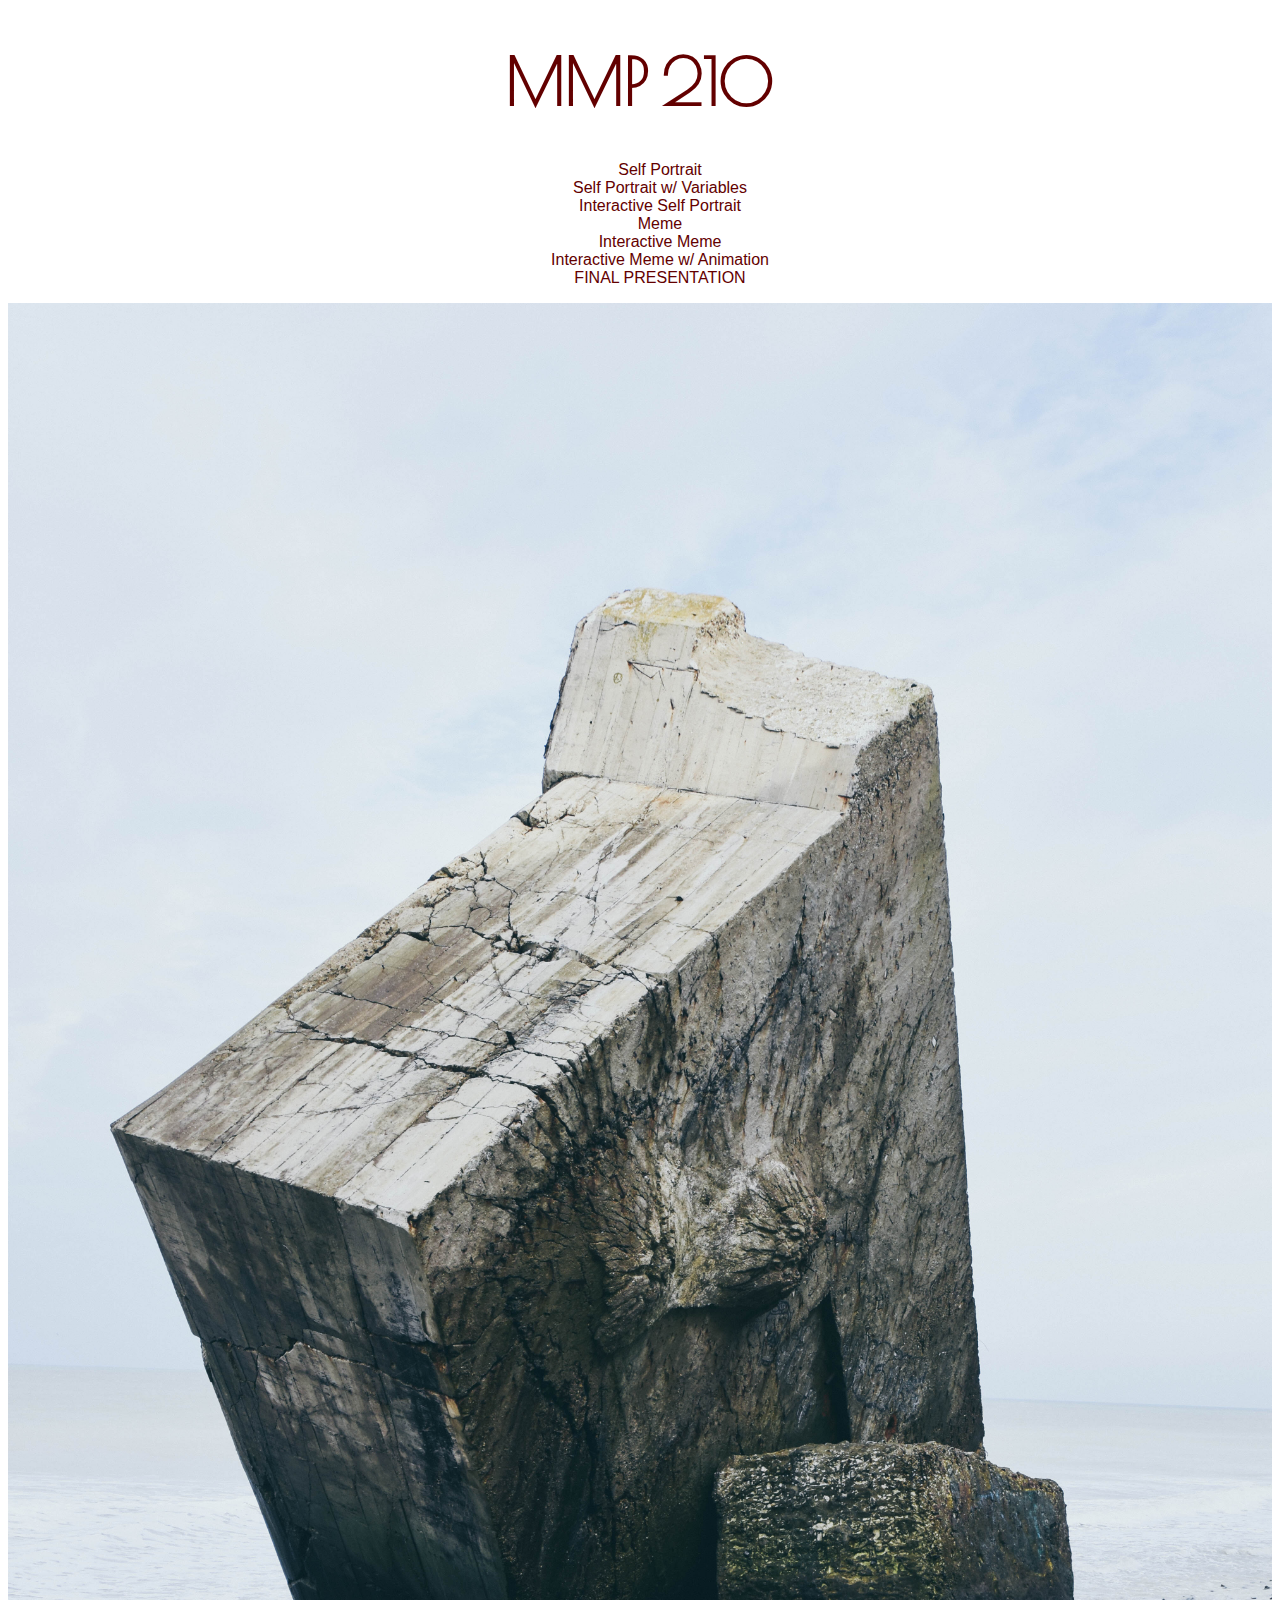
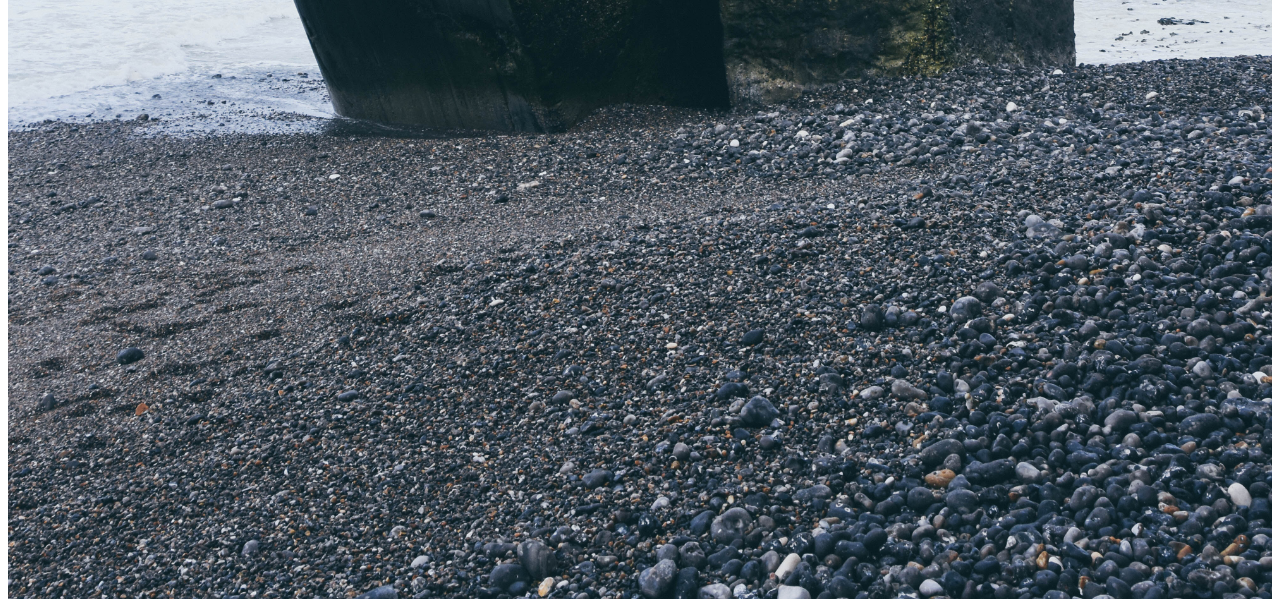
<file: index.html>
<!DOCTYPE HTML>
<html>
    <head>
        <title>Eren Cameron | MMP210</title>
        <link href="https://fonts.googleapis.com/css?family=Poiret+One" rel="stylesheet">
        <link rel="stylesheet" type="text/css" href="main.css">
    </head>
    <body>
        <h1>MMP 210</h1>
        <ul>
            <li><a href="self_portrait/index.html">Self Portrait</a></li>  
            <li><a href="variables/index.html">Self Portrait w/ Variables</a></li>
            <li><a href="interactive/index.html">Interactive Self Portrait</a></li>
            <li><a href="basicmeme/index.html">Meme</a></li>
            <li><a href="meme/index.html">Interactive Meme</a></li>
            <li><a href="meme_animation/index.html">Interactive Meme w/ Animation</a></li>
            <li><a href="final_presentation/index.html">FINAL PRESENTATION</a></li>
            
        </ul>
        <img src="images/rock.jpg">
    </body>
</html>
</file>
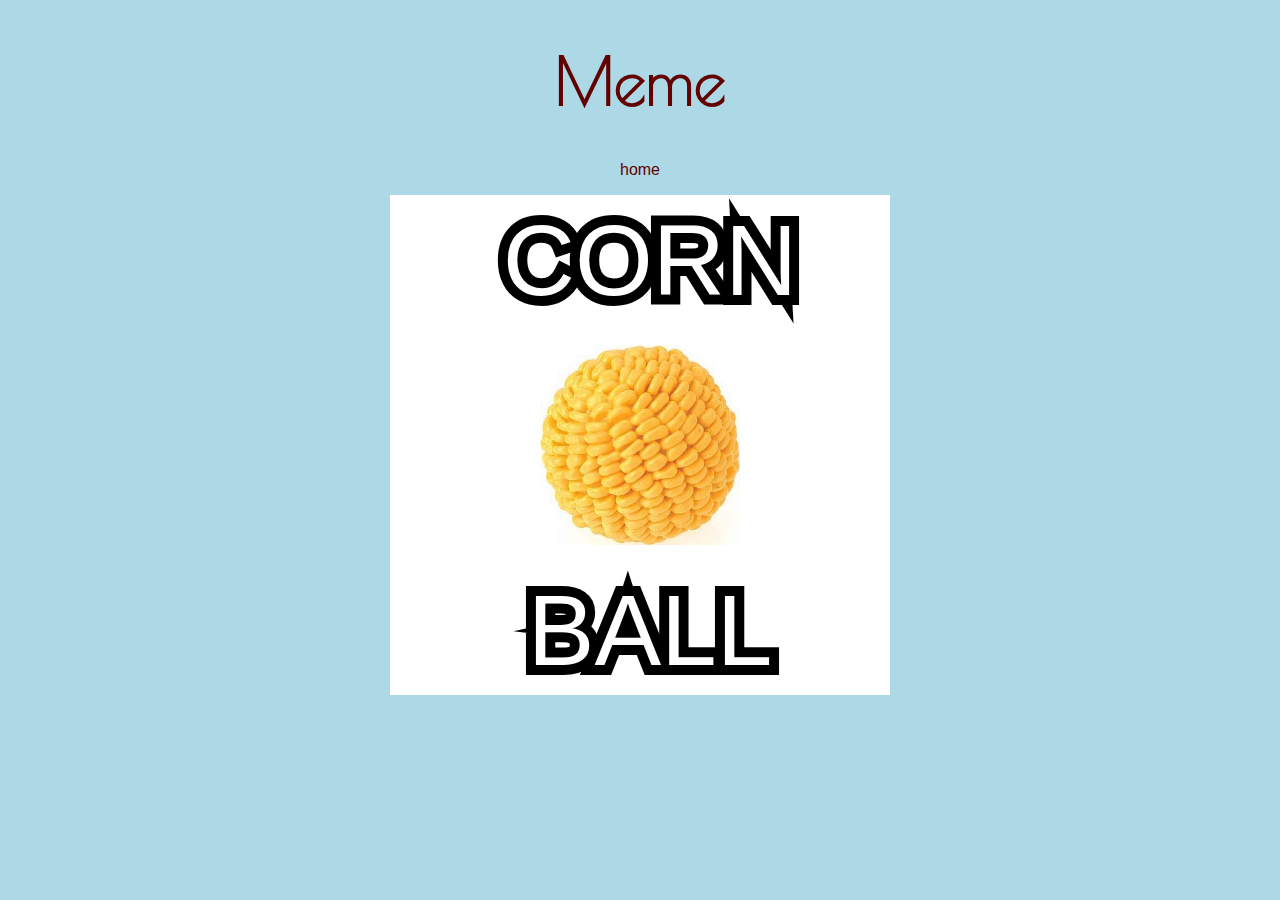
<file: basicmeme/index.html>
<!DOCTYPE html>
<html>
<head>
	 <script src="p5.min.js"></script>
     <script src="sketch.js"></script>
	<title>Self-Portrait</title>
	<link href="https://fonts.googleapis.com/css?family=Poiret+One" rel="stylesheet">
	<link rel="stylesheet" type="text/css" href="main.css">
</head>
<body>
<h1>Meme</h1>
    <p><a href="../index.html">home</a></p>
</body>
</html>
</file>
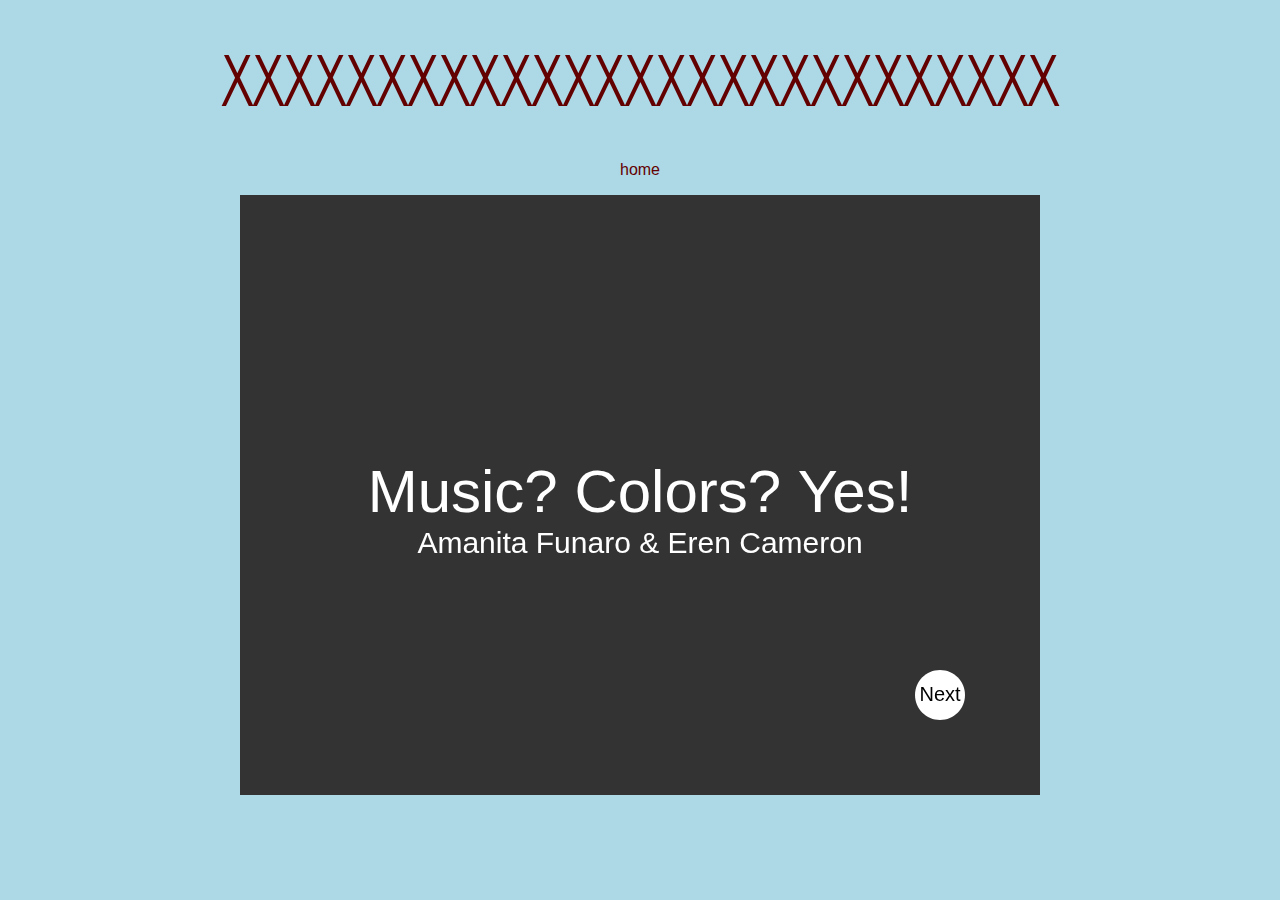
<file: final_presentation/index.html>
<!DOCTYPE html>
<html>
<head>
	 <script src="p5.min.js"></script>
     <script src="sketch.js"></script>
	<title>Prez</title>
	<link href="https://fonts.googleapis.com/css?family=Poiret+One" rel="stylesheet">
	<link rel="stylesheet" type="text/css" href="main.css">
</head>
<body>
<h1>XXXXXXXXXXXXXXXXXXXXXXXXXXX</h1>
    <p><a href="../index.html">home</a></p>
</body>
</html>
</file>
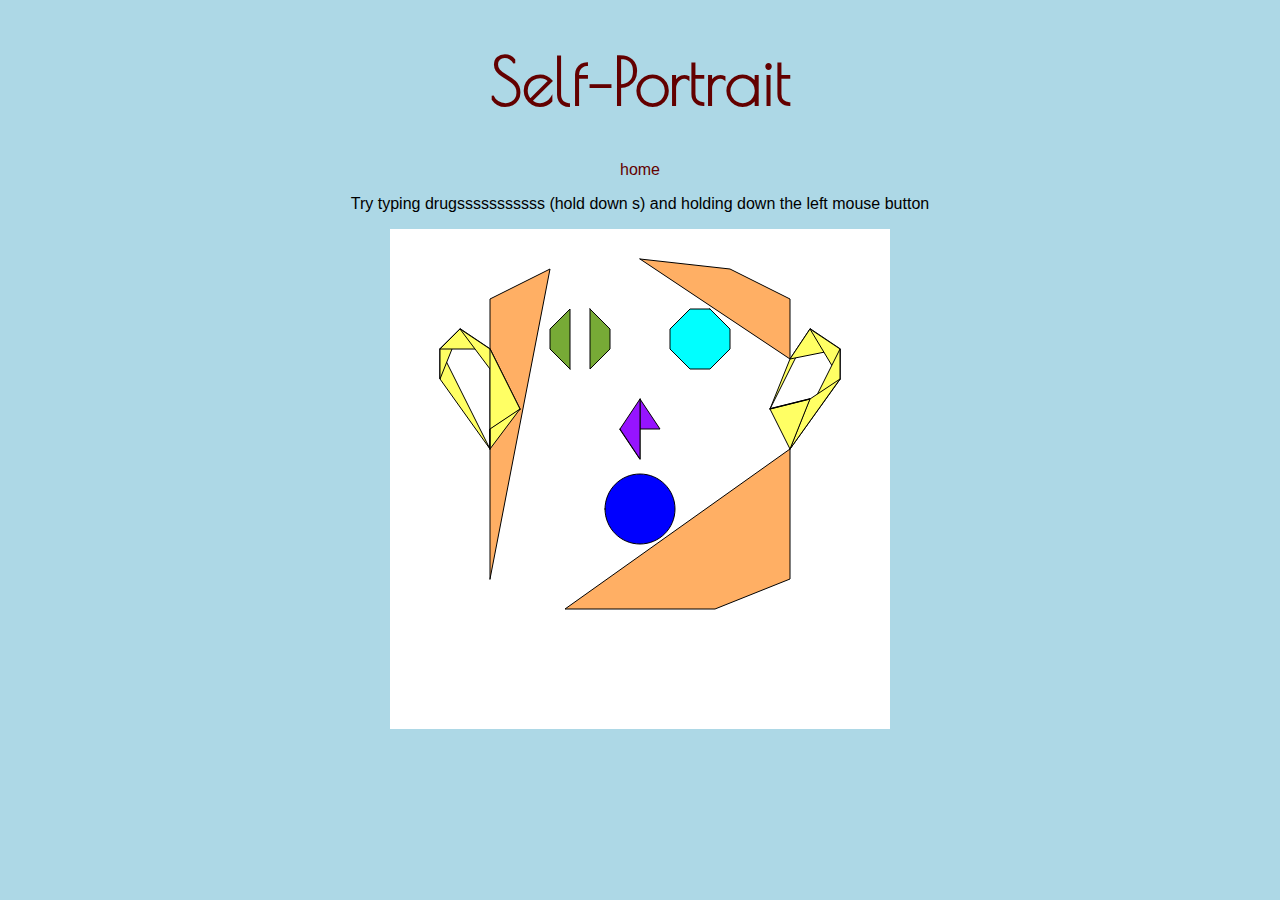
<file: interactive/index.html>
<!DOCTYPE html>
<html>
<head>
	 <script src="p5.min.js"></script>
     <script src="sketch.js"></script>
	<title>Self-Portrait w/ Interactivity</title>
	<link href="https://fonts.googleapis.com/css?family=Poiret+One" rel="stylesheet">
	<link rel="stylesheet" type="text/css" href="main.css">
</head>
<body>
<h1>Self-Portrait</h1>
    <p><a href="../index.html">home</a></p>
    <p style="color:black;">Try typing drugsssssssssss &#40;hold down s&#41; and holding down the left mouse button</p>
</body>
</html>
</file>
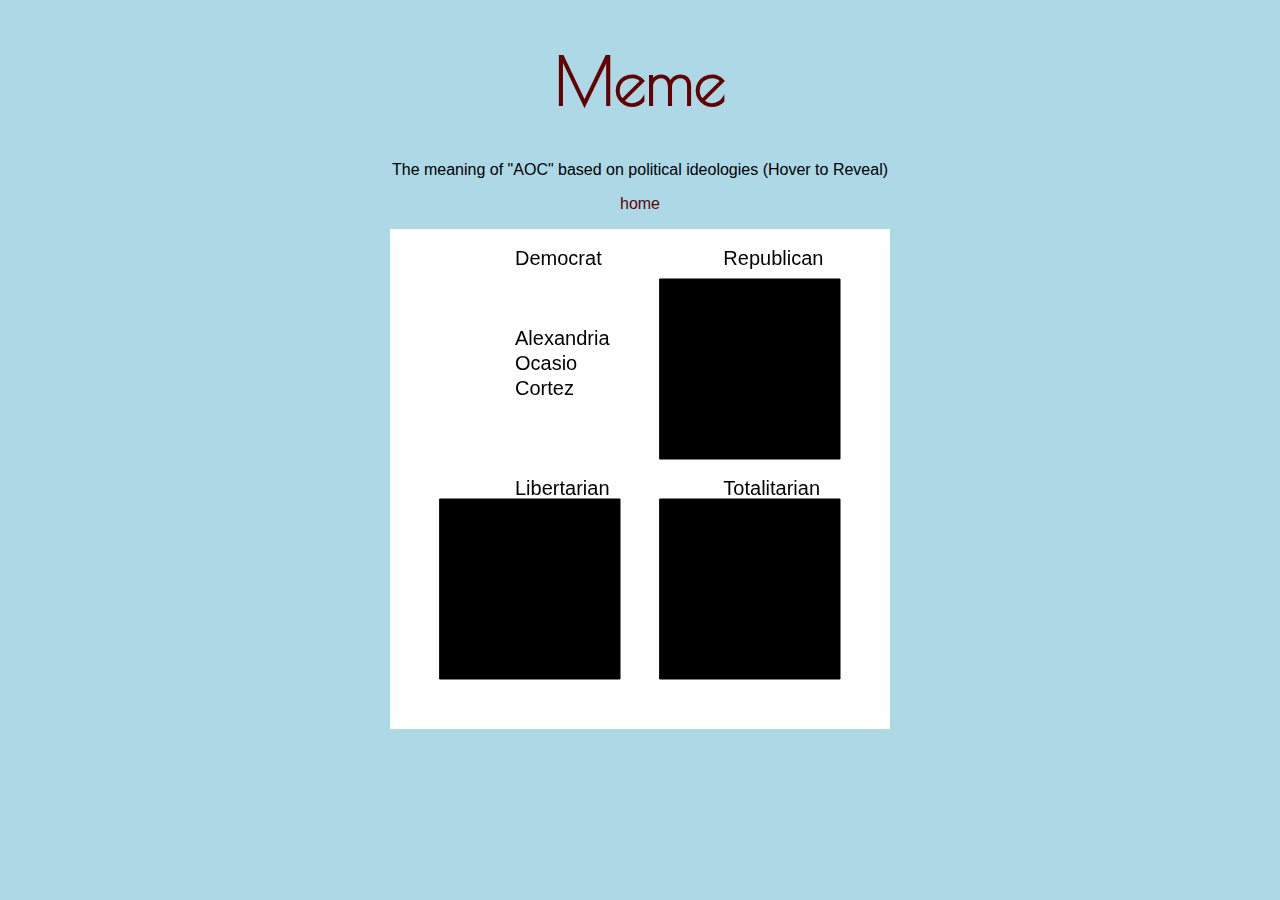
<file: meme/index.html>
<!DOCTYPE html>
<html>
<head>
	 <script src="p5.min.js"></script>
     <script src="sketch.js"></script>
	<title>Self-Portrait</title>
	<link href="https://fonts.googleapis.com/css?family=Poiret+One" rel="stylesheet">
	<link rel="stylesheet" type="text/css" href="main.css">
</head>
<body>
<h1>Meme</h1>
    <p style="color:black;">The meaning of "AOC" based on political ideologies &#40;Hover to Reveal&#41;</p>
    <p><a href="../index.html">home</a></p>
</body>
</html>
</file>
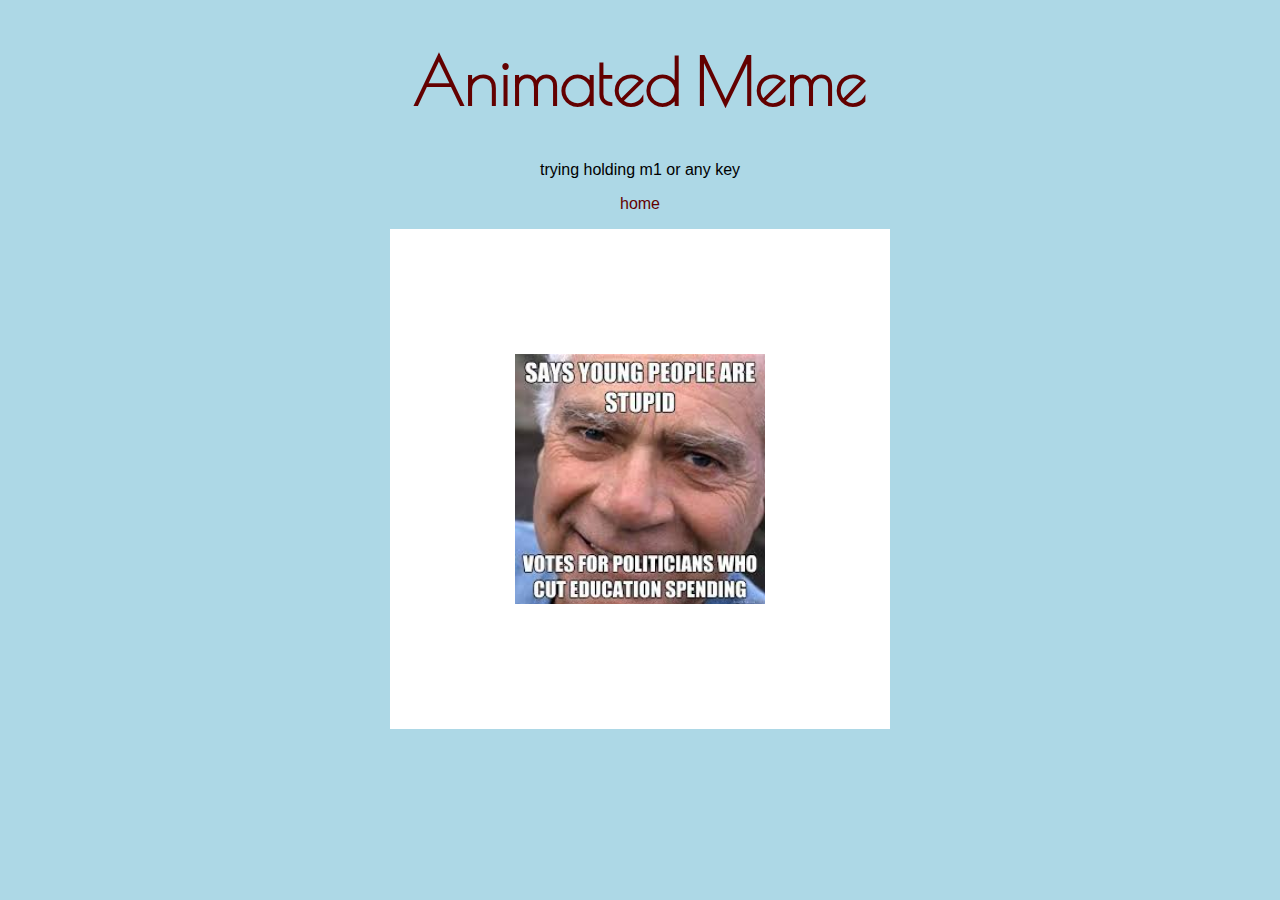
<file: meme_animation/index.html>
<!DOCTYPE html>
<html>
<head>
	 <script src="p5.min.js"></script>
     <script src="sketch.js"></script>
	<title>Self-Portrait</title>
	<link href="https://fonts.googleapis.com/css?family=Poiret+One" rel="stylesheet">
	<link rel="stylesheet" type="text/css" href="main.css">
</head>
<body>
<h1>Animated Meme</h1>
    <p style="color:black;">trying holding m1 or any key</p>
    <p><a href="../index.html">home</a></p>
</body>
</html>
</file>
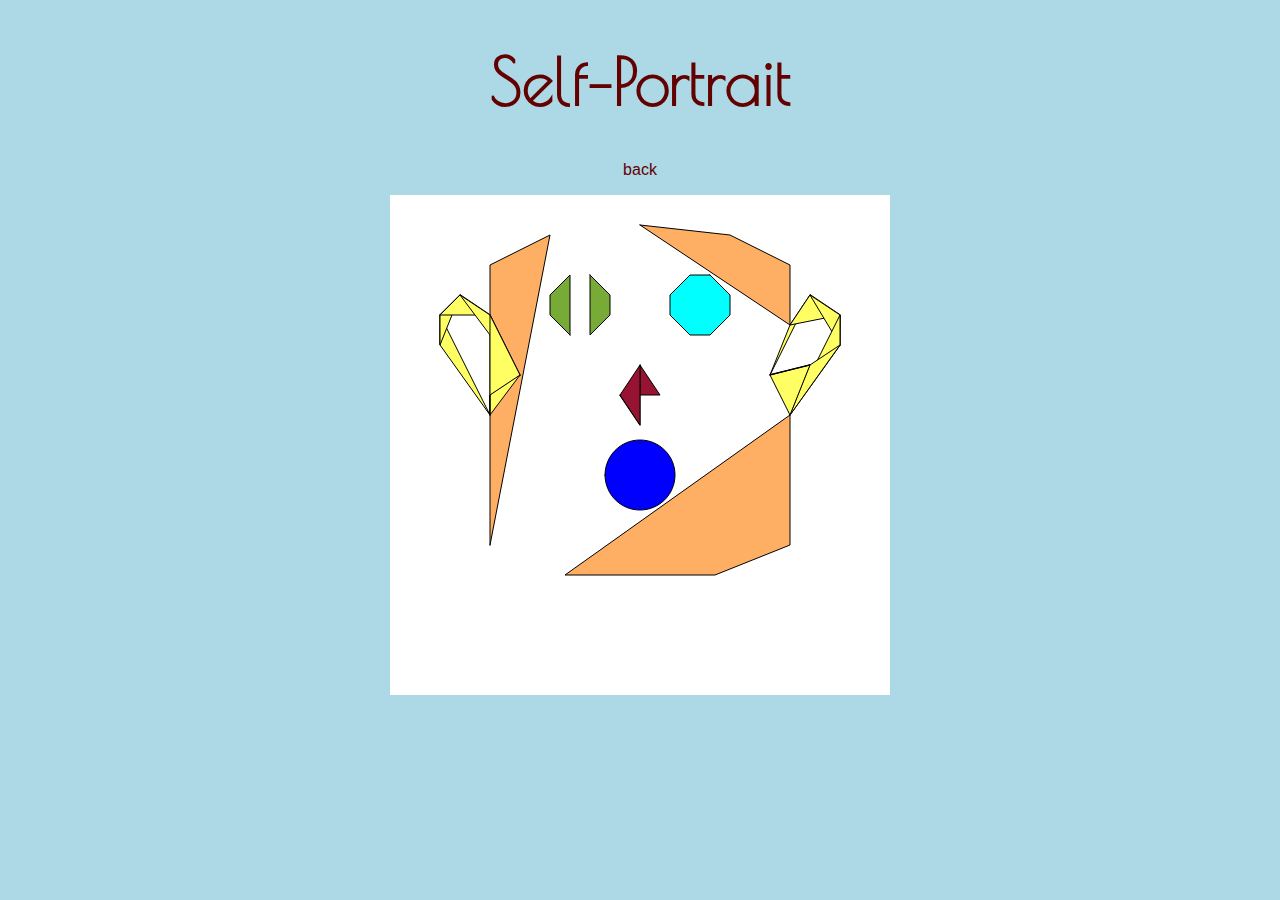
<file: self_portrait/index.html>
<!DOCTYPE html>
<html>
<head>
	 <script src="p5.min.js"></script>
     <script src="sketch.js"></script>
	<title>Self-Portrait</title>
	<link href="https://fonts.googleapis.com/css?family=Poiret+One" rel="stylesheet">
	<link rel="stylesheet" type="text/css" href="main.css">
</head>
<body>
<h1>Self-Portrait</h1>
    <p><a href="../index.html">back</a></p>
</body>
</html>
</file>
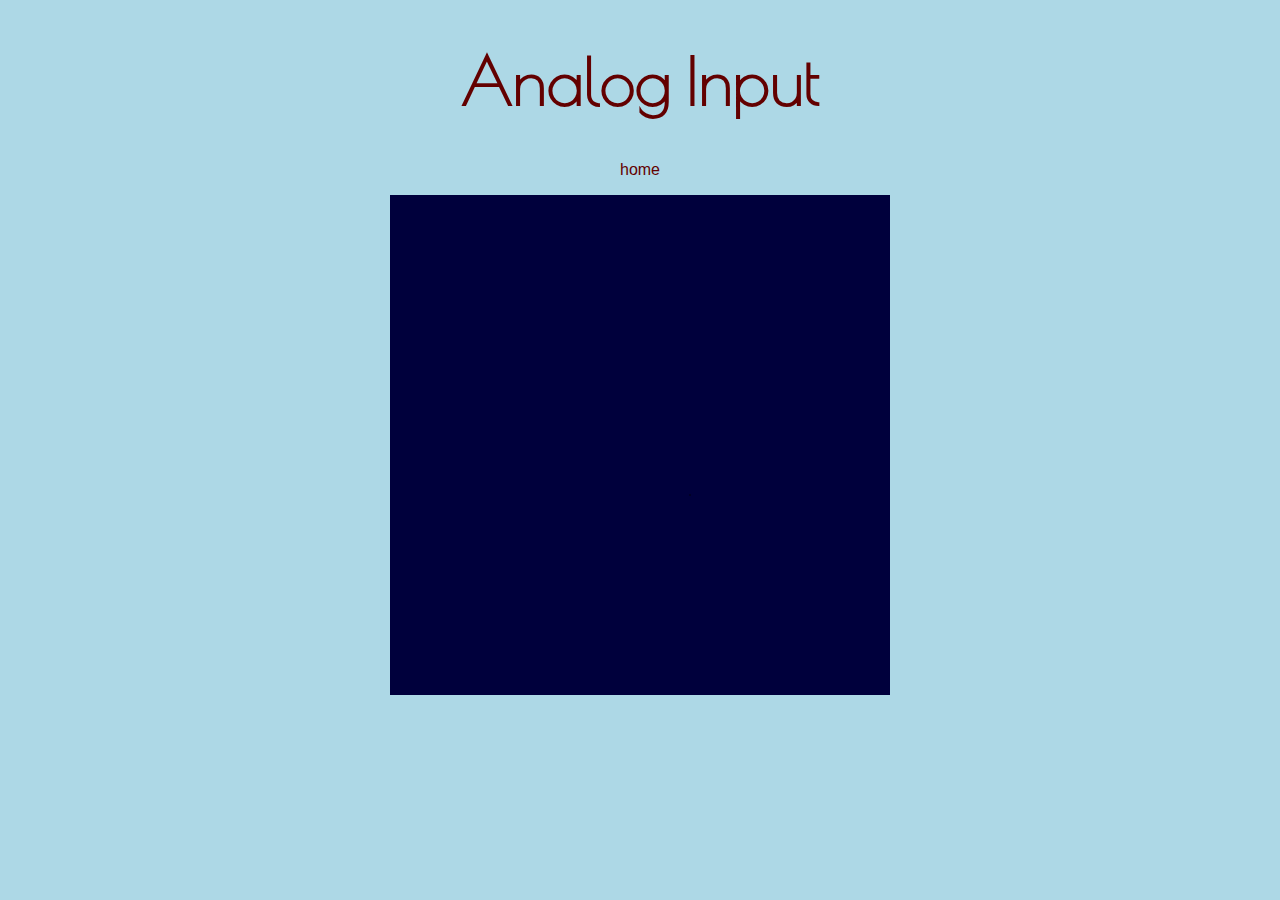
<file: sensor/index.html>
<!DOCTYPE html>
<html>
<head>
	 <script src="p5.min.js"></script>
     <script src="sketch.js"></script>
	 <script src="p5.serialport.js"></script>
	<title>Sensor</title>
	<link href="https://fonts.googleapis.com/css?family=Poiret+One" rel="stylesheet">
	<link rel="stylesheet" type="text/css" href="main.css">
</head>
<body>
<h1>Analog Input</h1>
    <p><a href="../index.html">home</a></p>
</body>
</html>
</file>
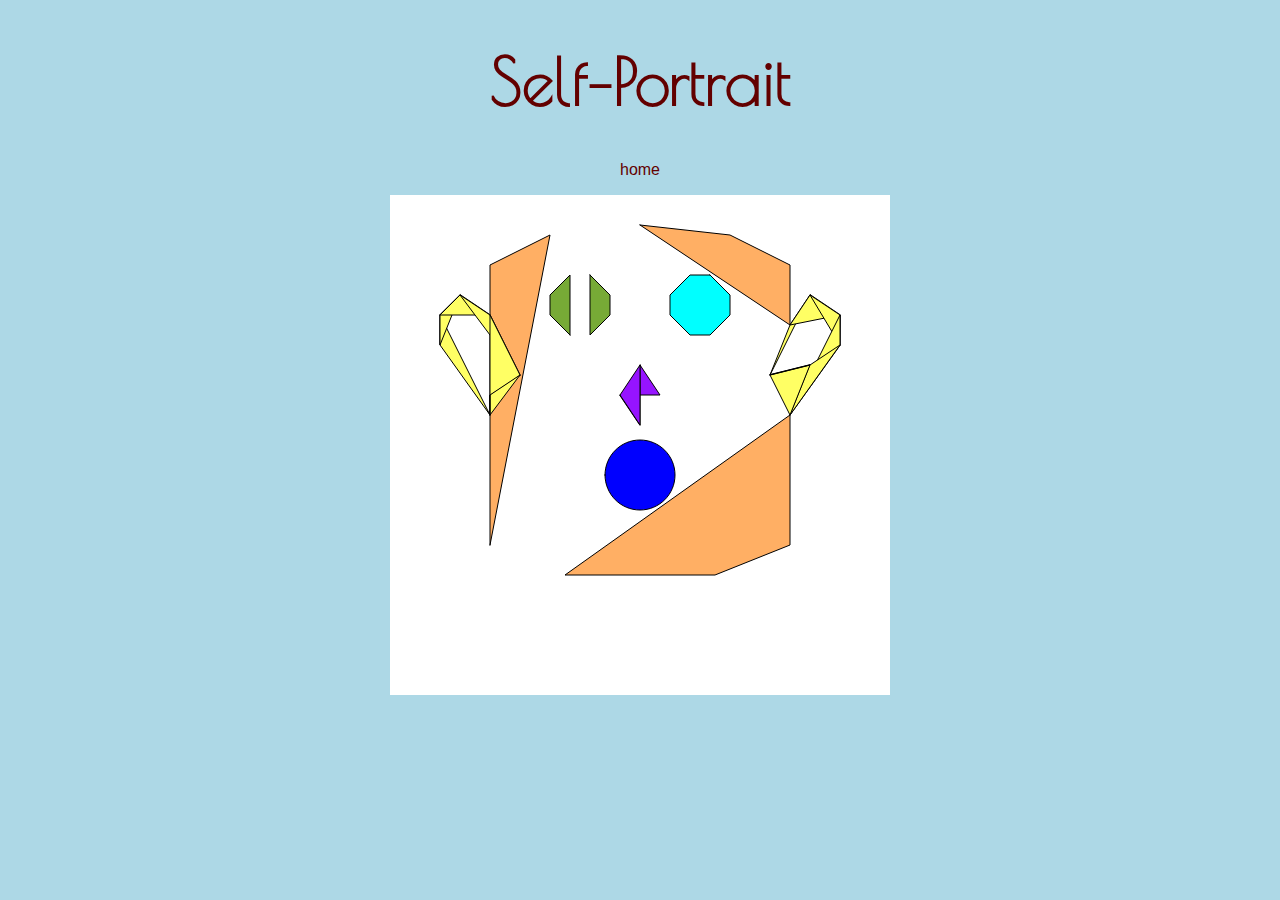
<file: variables/index.html>
<!DOCTYPE html>
<html>
<head>
	 <script src="p5.min.js"></script>
     <script src="sketch.js"></script>
	<title>Self-Portrait w/ Variables</title>
	<link href="https://fonts.googleapis.com/css?family=Poiret+One" rel="stylesheet">
	<link rel="stylesheet" type="text/css" href="main.css">
</head>
<body>
<h1>Self-Portrait</h1>
    <p><a href="../index.html">home</a></p>
</body>
</html>
</file>
<file: main.css>
body{
    background-color: #ffffff;
    font-family: Arial, Helvetica, sans-serif;
    text-align: center;
            }
h1{
    font-family: 'Poiret One', cursive;
    color: #630000;
    font-size: 64px;
            }
a{
    color: #630000;
    text-decoration: none;
            }
a:hover{
    color: #4C061D;
    text-decoration: underline;
            }
ul{
    list-style: none;
            }
img{
    width:100%;
            }
</file>
<file: basicmeme/main.css>
body{
    color: #add8e6;
    background-color: #add8e6;
    font-family: Arial, Helvetica, sans-serif;
    text-align: center;
            }
h1{
    font-family: 'Poiret One', cursive;
    color: #630000;
    font-size: 64px;
            }
a{
    color: #630000;
    text-decoration: none;
            }
a:hover{
    color: #4C061D;
    text-decoration: underline;
            }
ul{
    list-style: none;
            }
img{
    width:100%;
            }
</file>
<file: final_presentation/main.css>
body{
    color: #add8e6;
    background-color: #add8e6;
    font-family: Arial, Helvetica, sans-serif;
    text-align: center;
            }
h1{
    font-family: 'Poiret One', cursive;
    color: #630000;
    font-size: 64px;
            }
a{
    color: #630000;
    text-decoration: none;
            }
a:hover{
    color: #4C061D;
    text-decoration: underline;
            }
ul{
    list-style: none;
            }
img{
    width:100%;
            }
</file>
<file: interactive/main.css>
body{
    color: #add8e6;
    background-color: #add8e6;
    font-family: Arial, Helvetica, sans-serif;
    text-align: center;
            }
h1{
    font-family: 'Poiret One', cursive;
    color: #630000;
    font-size: 64px;
            }
a{
    color: #630000;
    text-decoration: none;
            }
a:hover{
    color: #4C061D;
    text-decoration: underline;
            }
ul{
    list-style: none;
            }
img{
    width:100%;
            }
</file>
<file: meme/main.css>
body{
    color: #add8e6;
    background-color: #add8e6;
    font-family: Arial, Helvetica, sans-serif;
    text-align: center;
            }
h1{
    font-family: 'Poiret One', cursive;
    color: #630000;
    font-size: 64px;
            }
a{
    color: #630000;
    text-decoration: none;
            }
a:hover{
    color: #4C061D;
    text-decoration: underline;
            }
ul{
    list-style: none;
            }
img{
    width:100%;
            }
</file>
<file: meme_animation/main.css>
body{
    color: #add8e6;
    background-color: #add8e6;
    font-family: Arial, Helvetica, sans-serif;
    text-align: center;
            }
h1{
    font-family: 'Poiret One', cursive;
    color: #630000;
    font-size: 64px;
            }
a{
    color: #630000;
    text-decoration: none;
            }
a:hover{
    color: #4C061D;
    text-decoration: underline;
            }
ul{
    list-style: none;
            }
img{
    width:100%;
            }
</file>
<file: self_portrait/main.css>
body{
    color: #add8e6;
    background-color: #add8e6;
    font-family: Arial, Helvetica, sans-serif;
    text-align: center;
            }
h1{
    font-family: 'Poiret One', cursive;
    color: #630000;
    font-size: 64px;
            }
a{
    color: #630000;
    text-decoration: none;
            }
a:hover{
    color: #4C061D;
    text-decoration: underline;
            }
ul{
    list-style: none;
            }
img{
    width:100%;
            }
</file>
<file: sensor/main.css>
body{
    color: #add8e6;
    background-color: #add8e6;
    font-family: Arial, Helvetica, sans-serif;
    text-align: center;
            }
h1{
    font-family: 'Poiret One', cursive;
    color: #630000;
    font-size: 64px;
            }
a{
    color: #630000;
    text-decoration: none;
            }
a:hover{
    color: #4C061D;
    text-decoration: underline;
            }
ul{
    list-style: none;
            }
img{
    width:100%;
            }
</file>
<file: variables/main.css>
body{
    color: #add8e6;
    background-color: #add8e6;
    font-family: Arial, Helvetica, sans-serif;
    text-align: center;
            }
h1{
    font-family: 'Poiret One', cursive;
    color: #630000;
    font-size: 64px;
            }
a{
    color: #630000;
    text-decoration: none;
            }
a:hover{
    color: #4C061D;
    text-decoration: underline;
            }
ul{
    list-style: none;
            }
img{
    width:100%;
            }
</file>
